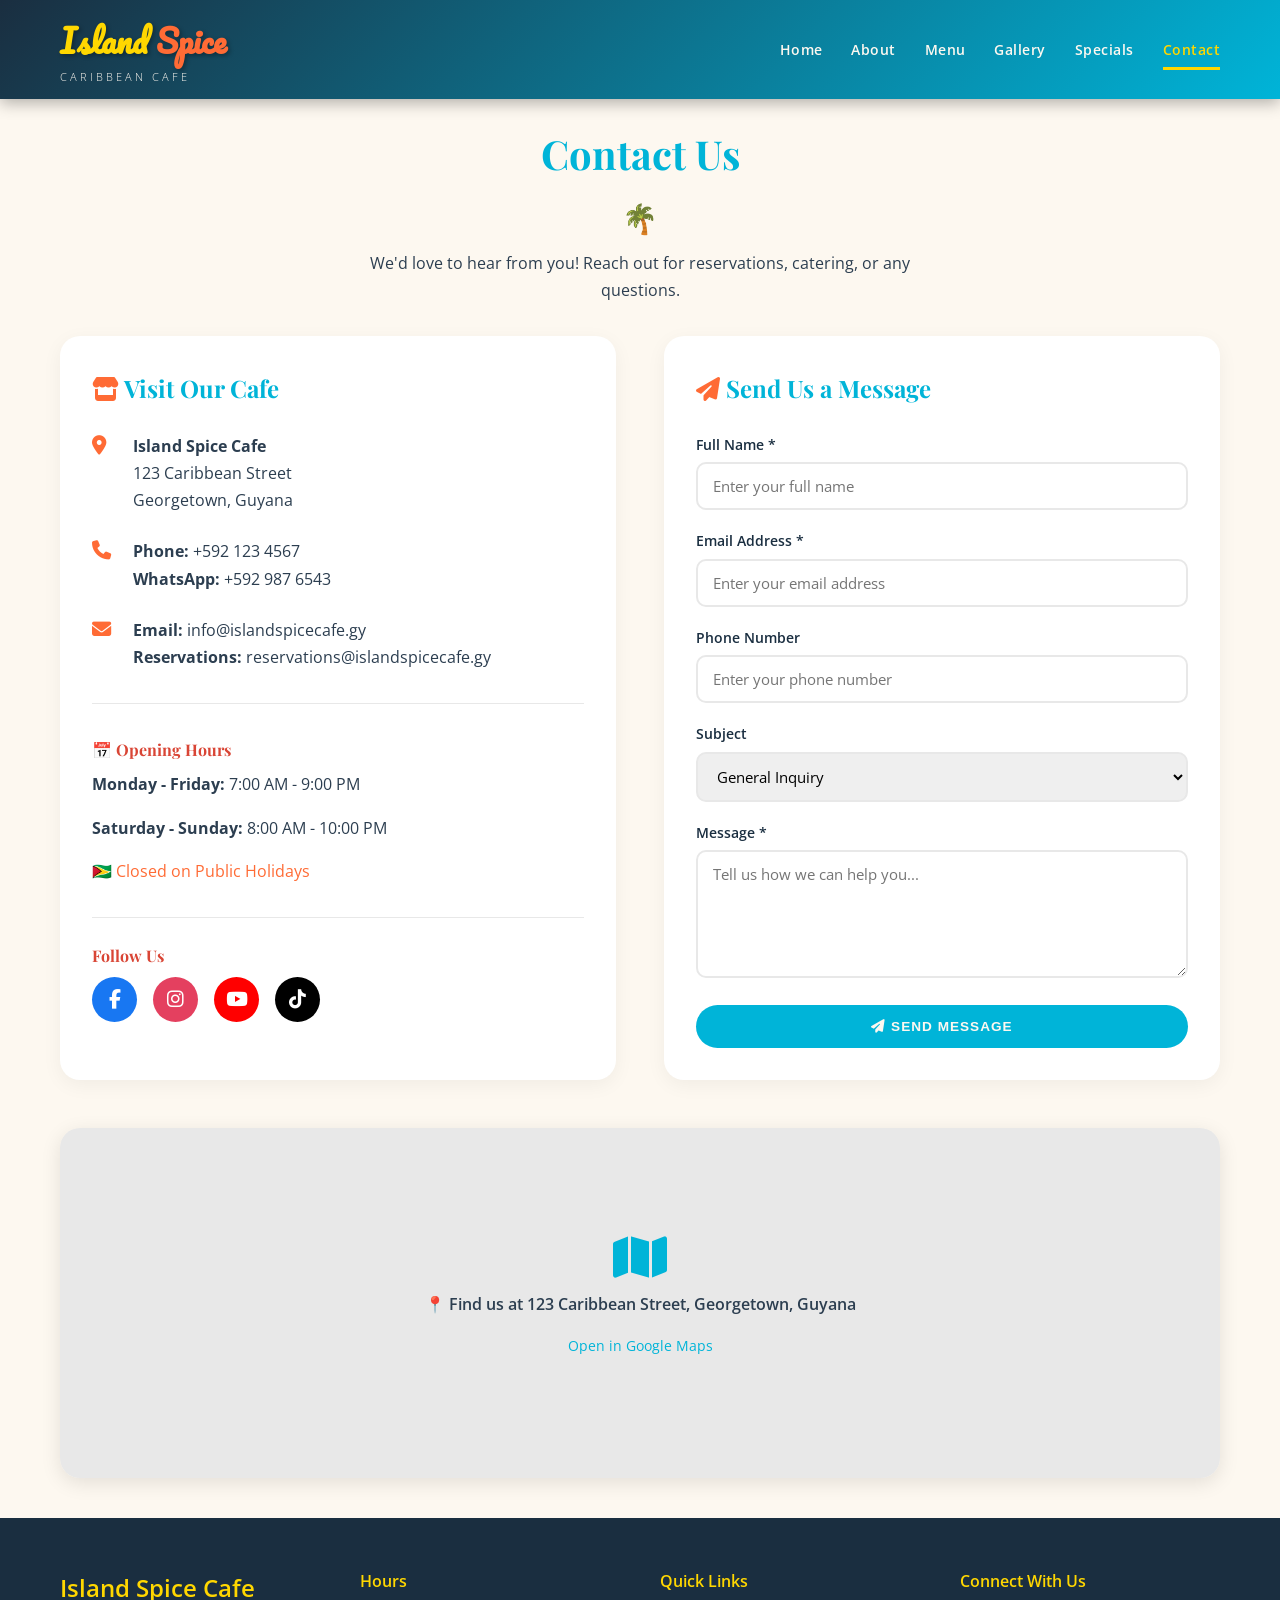
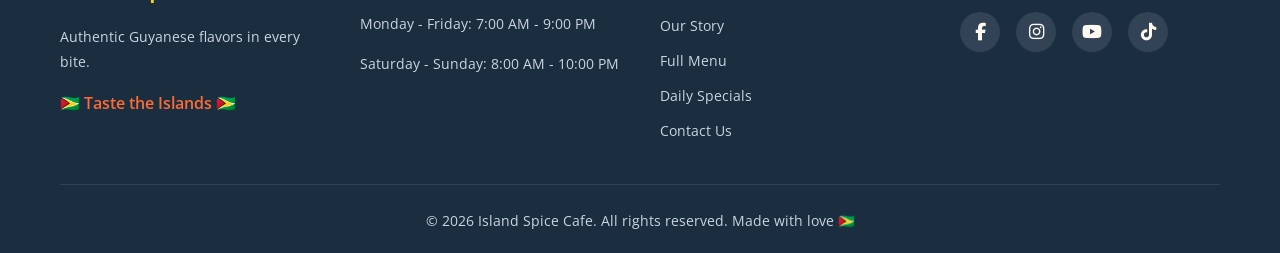
<file: contact form.html>
<!DOCTYPE html>
<html lang="en">
<head>
    <meta charset="UTF-8" />
    <meta name="viewport" content="width=device-width, initial-scale=1.0" />
    <title>Contact Us - Island Spice Cafe</title>
    <meta name="description" content="Get in touch with Island Spice Cafe for reservations, catering, or inquiries." />
    
    <link href="https://fonts.googleapis.com/css2?family=Playfair+Display:wght@400;600;700&family=Open+Sans:wght@300;400;600;700&family=Pacifico&display=swap" rel="stylesheet">
    <link rel="stylesheet" href="https://cdnjs.cloudflare.com/ajax/libs/font-awesome/6.5.0/css/all.min.css">
    <link rel="stylesheet" href="css/style.css" />
</head>
<body>
    <!-- ===== HEADER ===== -->
    <header>
        <div class="container">
            <div class="header-content">
                <div class="logo">
                    <a href="index.html">
                        <h1>Island <span>Spice</span></h1>
                        <p>Caribbean Cafe</p>
                    </a>
                </div>
                
                <button class="hamburger" id="hamburger" aria-label="Toggle navigation">
                    <span></span>
                    <span></span>
                    <span></span>
                </button>
                
                <nav class="main-nav" id="mainNav">
                    <ul>
                        <li><a href="index.html">Home</a></li>
                        <li><a href="about.html">About</a></li>
                        <li><a href="menu.html">Menu</a></li>
                        <li><a href="gallery.html">Gallery</a></li>
                        <li><a href="specials.html">Specials</a></li>
                        <li><a href="contact.html" class="active">Contact</a></li>
                    </ul>
                </nav>
            </div>
        </div>
    </header>

    <!-- ===== CONTACT PAGE ===== -->
    <main class="contact-page">
        <div class="container">
            <h2>Contact Us</h2>
            <p style="text-align: center; max-width: 600px; margin: 0 auto 2rem;">We'd love to hear from you! Reach out for reservations, catering, or any questions.</p>
            
            <div class="contact-grid">
                <!-- Contact Info -->
                <div class="contact-info">
                    <h3><i class="fas fa-store" style="color: #FF6B35;"></i> Visit Our Cafe</h3>
                    
                    <div class="contact-info-item">
                        <i class="fas fa-map-marker-alt"></i>
                        <div>
                            <p><strong>Island Spice Cafe</strong></p>
                            <p>123 Caribbean Street</p>
                            <p>Georgetown, Guyana</p>
                        </div>
                    </div>
                    
                    <div class="contact-info-item">
                        <i class="fas fa-phone"></i>
                        <div>
                            <p><strong>Phone:</strong> +592 123 4567</p>
                            <p><strong>WhatsApp:</strong> +592 987 6543</p>
                        </div>
                    </div>
                    
                    <div class="contact-info-item">
                        <i class="fas fa-envelope"></i>
                        <div>
                            <p><strong>Email:</strong> info@islandspicecafe.gy</p>
                            <p><strong>Reservations:</strong> reservations@islandspicecafe.gy</p>
                        </div>
                    </div>
                    
                    <div class="contact-hours">
                        <h4>📅 Opening Hours</h4>
                        <p><strong>Monday - Friday:</strong> 7:00 AM - 9:00 PM</p>
                        <p><strong>Saturday - Sunday:</strong> 8:00 AM - 10:00 PM</p>
                        <p style="margin-top: 0.5rem; color: #FF6B35;">🇬🇾 Closed on Public Holidays</p>
                    </div>
                    
                    <!-- Social Media -->
                    <div style="margin-top: 2rem; padding-top: 1.5rem; border-top: 1px solid #E8E8E8;">
                        <h4>Follow Us</h4>
                        <div style="display: flex; gap: 1rem; margin-top: 0.5rem;">
                            <a href="#" style="background: #1877F2; color: white; width: 45px; height: 45px; border-radius: 50%; display: flex; align-items: center; justify-content: center; font-size: 1.2rem; text-decoration: none;"><i class="fab fa-facebook-f"></i></a>
                            <a href="#" style="background: #E4405F; color: white; width: 45px; height: 45px; border-radius: 50%; display: flex; align-items: center; justify-content: center; font-size: 1.2rem; text-decoration: none;"><i class="fab fa-instagram"></i></a>
                            <a href="#" style="background: #FF0000; color: white; width: 45px; height: 45px; border-radius: 50%; display: flex; align-items: center; justify-content: center; font-size: 1.2rem; text-decoration: none;"><i class="fab fa-youtube"></i></a>
                            <a href="#" style="background: #000000; color: white; width: 45px; height: 45px; border-radius: 50%; display: flex; align-items: center; justify-content: center; font-size: 1.2rem; text-decoration: none;"><i class="fab fa-tiktok"></i></a>
                        </div>
                    </div>
                </div>
                
                <!-- Contact Form -->
                <div>
                    <div class="contact-form">
                        <h3><i class="fas fa-paper-plane" style="color: #FF6B35;"></i> Send Us a Message</h3>
                        
                        <form id="contactForm">
                            <div class="form-group">
                                <label for="name">Full Name *</label>
                                <input type="text" id="name" name="name" placeholder="Enter your full name" required>
                            </div>
                            
                            <div class="form-group">
                                <label for="email">Email Address *</label>
                                <input type="email" id="email" name="email" placeholder="Enter your email address" required>
                            </div>
                            
                            <div class="form-group">
                                <label for="phone">Phone Number</label>
                                <input type="tel" id="phone" name="phone" placeholder="Enter your phone number">
                            </div>
                            
                            <div class="form-group">
                                <label for="subject">Subject</label>
                                <select id="subject" name="subject">
                                    <option value="general">General Inquiry</option>
                                    <option value="reservation">Table Reservation</option>
                                    <option value="catering">Catering Request</option>
                                    <option value="feedback">Feedback</option>
                                    <option value="private">Private Event</option>
                                </select>
                            </div>
                            
                            <div class="form-group">
                                <label for="message">Message *</label>
                                <textarea id="message" name="message" rows="5" placeholder="Tell us how we can help you..." required></textarea>
                            </div>
                            
                            <button type="submit" class="btn btn-primary" style="width: 100%;">
                                <i class="fas fa-paper-plane"></i> Send Message
                            </button>
                        </form>
                    </div>
                </div>
            </div>
            
            <!-- Map Placeholder -->
            <div style="margin-top: 3rem; border-radius: 20px; overflow: hidden; box-shadow: 0 5px 20px rgba(0,0,0,0.1);">
                <div style="background: #E8E8E8; height: 350px; display: flex; align-items: center; justify-content: center; color: #888;">
                    <div style="text-align: center;">
                        <i class="fas fa-map" style="font-size: 3rem; color: #00B4D8;"></i>
                        <p style="margin-top: 0.5rem; font-weight: 600;">📍 Find us at 123 Caribbean Street, Georgetown, Guyana</p>
                        <p style="font-size: 0.9rem;"><a href="https://www.google.com/maps" target="_blank">Open in Google Maps</a></p>
                    </div>
                </div>
            </div>
        </div>
    </main>

    <!-- ===== FOOTER ===== -->
    <footer>
        <div class="container">
            <div class="footer-content">
                <div class="footer-about">
                    <h3>Island Spice Cafe</h3>
                    <p>Authentic Guyanese flavors in every bite.</p>
                    <p class="tagline">🇬🇾 Taste the Islands 🇬🇾</p>
                </div>
                
                <div class="footer-hours">
                    <h4>Hours</h4>
                    <p>Monday - Friday: 7:00 AM - 9:00 PM</p>
                    <p>Saturday - Sunday: 8:00 AM - 10:00 PM</p>
                </div>
                
                <div class="footer-links">
                    <h4>Quick Links</h4>
                    <ul>
                        <li><a href="about.html">Our Story</a></li>
                        <li><a href="menu.html">Full Menu</a></li>
                        <li><a href="specials.html">Daily Specials</a></li>
                        <li><a href="contact.html">Contact Us</a></li>
                    </ul>
                </div>
                
                <div class="footer-social">
                    <h4>Connect With Us</h4>
                    <div class="social-icons">
                        <a href="#" aria-label="Facebook"><i class="fab fa-facebook-f"></i></a>
                        <a href="#" aria-label="Instagram"><i class="fab fa-instagram"></i></a>
                        <a href="#" aria-label="YouTube"><i class="fab fa-youtube"></i></a>
                        <a href="#" aria-label="TikTok"><i class="fab fa-tiktok"></i></a>
                    </div>
                </div>
            </div>
            
            <div class="footer-bottom">
                <p>&copy; 2026 Island Spice Cafe. All rights reserved. Made with love 🇬🇾</p>
            </div>
        </div>
    </footer>

    <script src="js/script.js"></script>
</body>
</html>
</file>
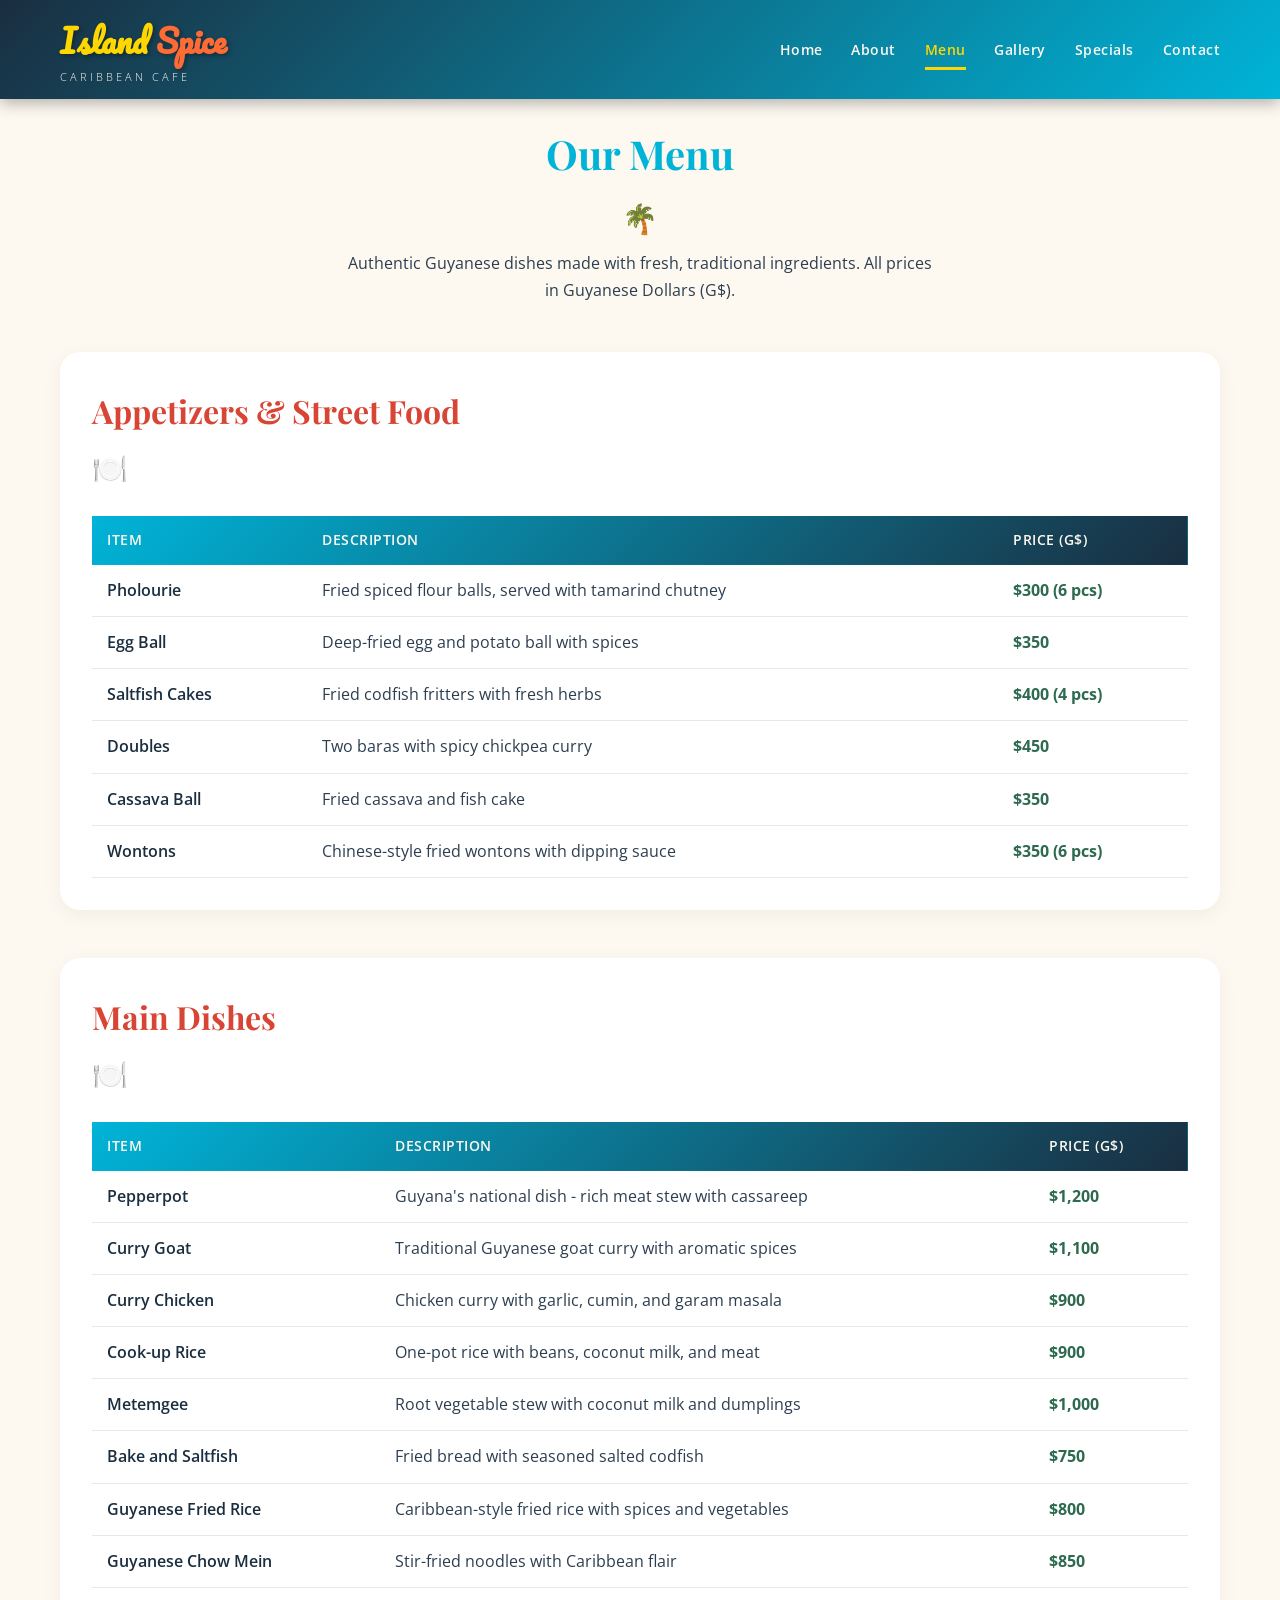
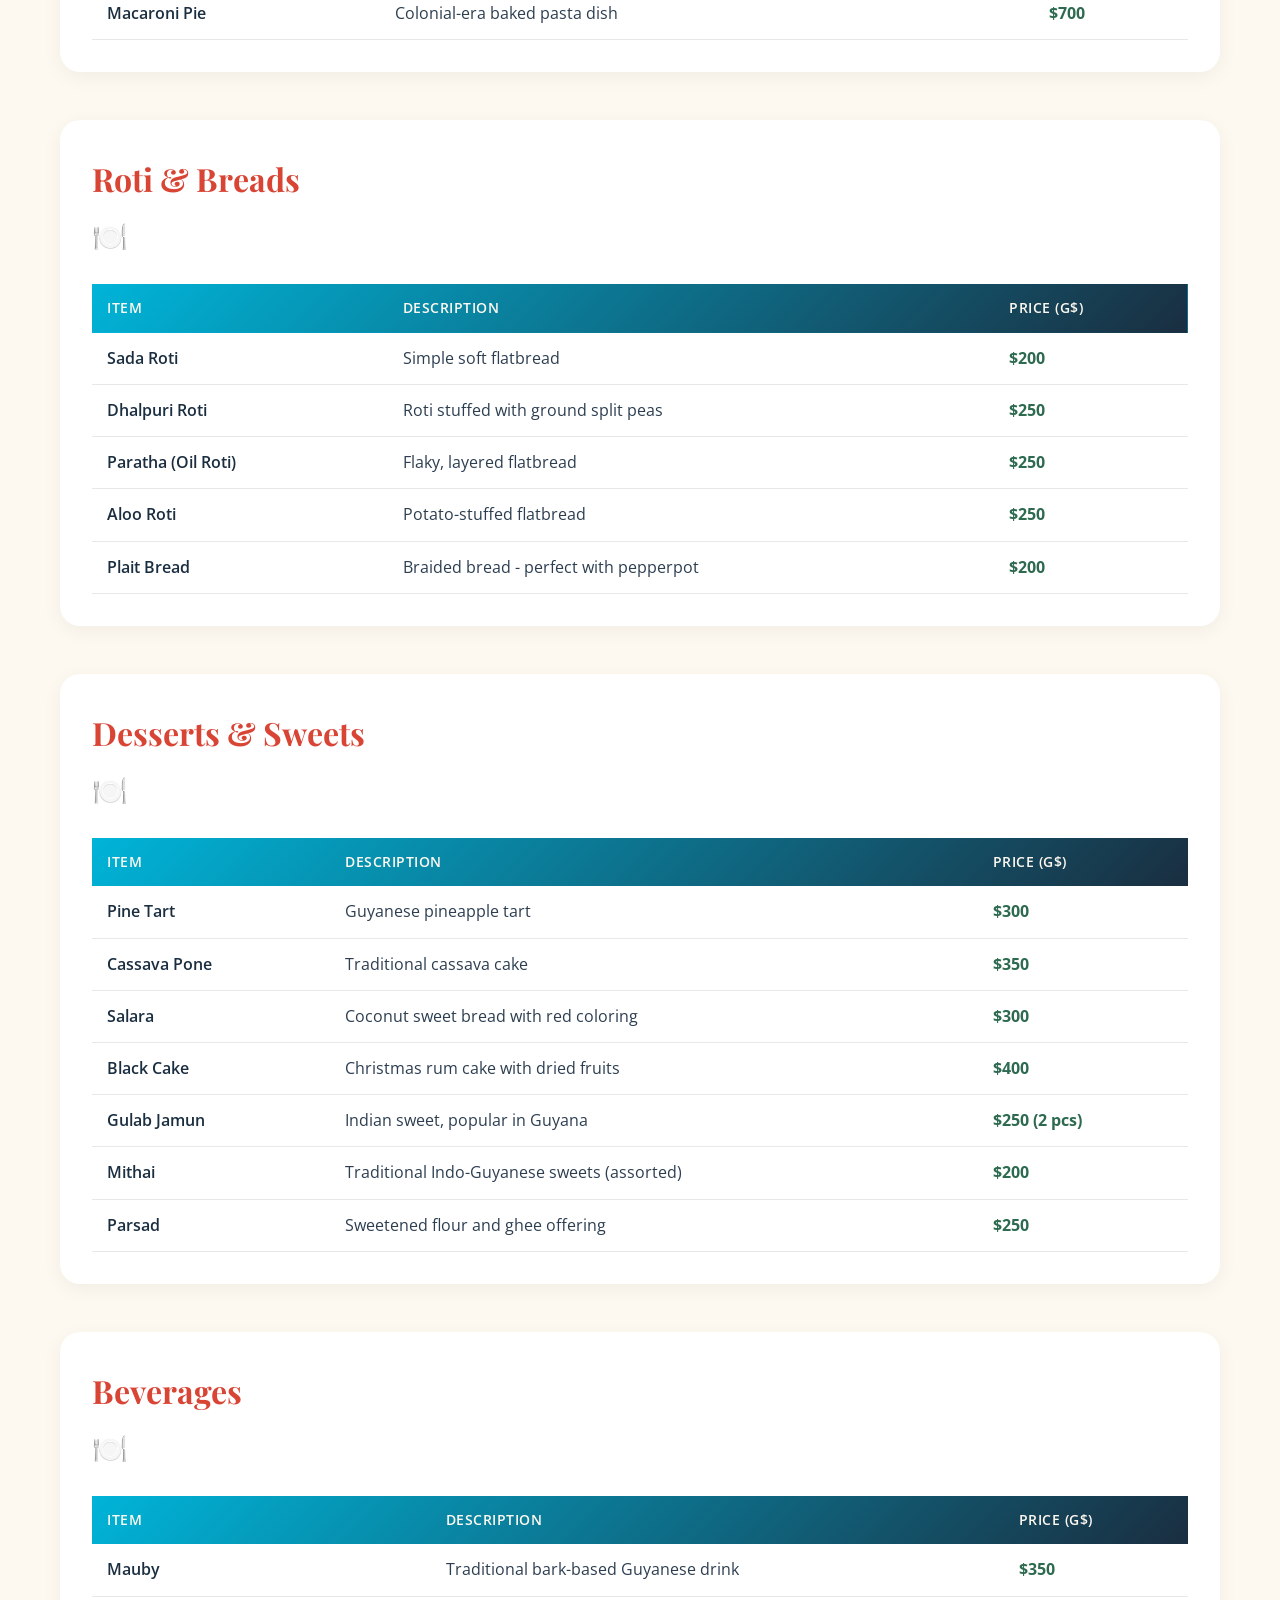
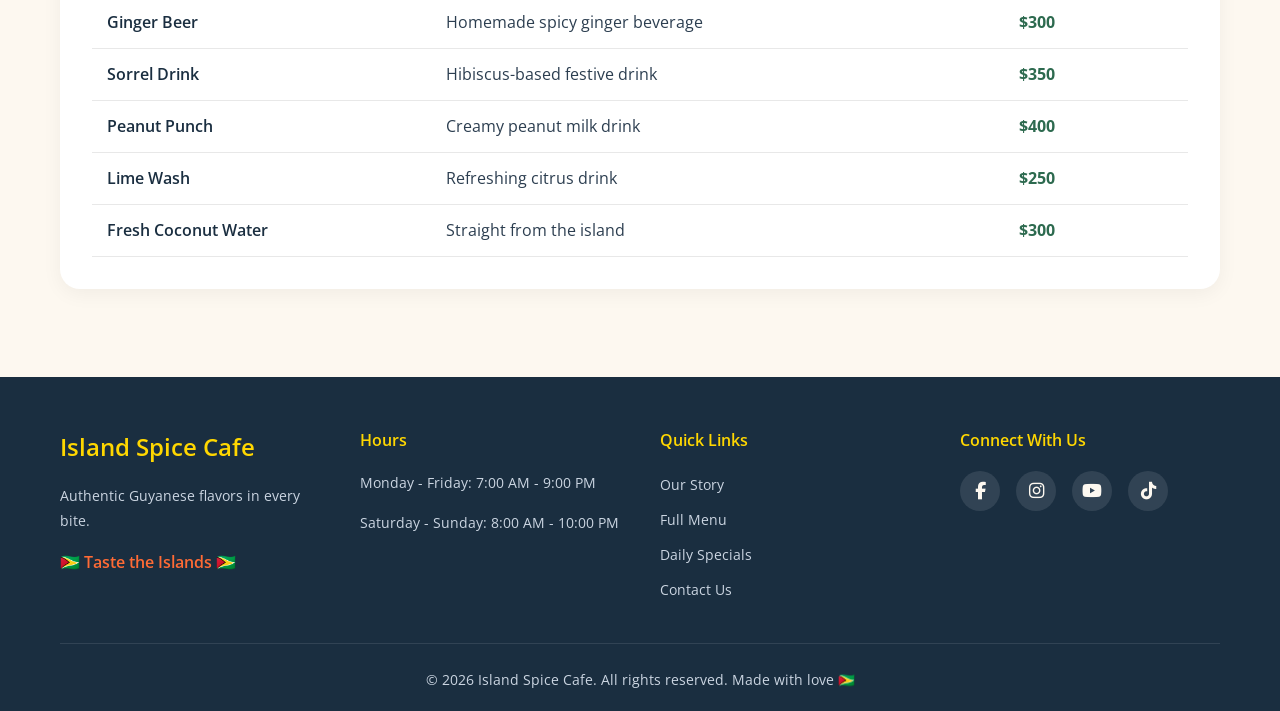
<file: menu.html>
<!DOCTYPE html>
<html lang="en">
<head>
    <meta charset="UTF-8" />
    <meta name="viewport" content="width=device-width, initial-scale=1.0" />
    <title>Menu - Island Spice Cafe</title>
    <meta name="description" content="Explore our authentic Guyanese menu featuring Pepperpot, Curry, Roti, and more." />
    
    <link href="https://fonts.googleapis.com/css2?family=Playfair+Display:wght@400;600;700&family=Open+Sans:wght@300;400;600;700&family=Pacifico&display=swap" rel="stylesheet">
    <link rel="stylesheet" href="https://cdnjs.cloudflare.com/ajax/libs/font-awesome/6.5.0/css/all.min.css">
    <link rel="stylesheet" href="css/style.css" />
</head>
<body>
    <!-- ===== HEADER ===== -->
    <header>
        <div class="container">
            <div class="header-content">
                <div class="logo">
                    <a href="index.html">
                        <h1>Island <span>Spice</span></h1>
                        <p>Caribbean Cafe</p>
                    </a>
                </div>
                
                <button class="hamburger" id="hamburger" aria-label="Toggle navigation">
                    <span></span>
                    <span></span>
                    <span></span>
                </button>
                
                <nav class="main-nav" id="mainNav">
                    <ul>
                        <li><a href="index.html">Home</a></li>
                        <li><a href="about.html">About</a></li>
                        <li><a href="menu.html" class="active">Menu</a></li>
                        <li><a href="gallery.html">Gallery</a></li>
                        <li><a href="specials.html">Specials</a></li>
                        <li><a href="contact.html">Contact</a></li>
                    </ul>
                </nav>
            </div>
        </div>
    </header>

    <!-- ===== MENU PAGE ===== -->
    <main class="menu-page">
        <div class="container">
            <h2 style="margin-bottom: 0.5rem;">Our Menu</h2>
            <p style="text-align: center; max-width: 600px; margin: 0 auto 3rem;">Authentic Guyanese dishes made with fresh, traditional ingredients. All prices in Guyanese Dollars (G$).</p>
            
            <!-- Appetizers -->
            <section class="menu-section">
                <h2>Appetizers & Street Food</h2>
                <table class="menu-table">
                    <thead>
                        <tr>
                            <th>Item</th>
                            <th>Description</th>
                            <th>Price (G$)</th>
                        </tr>
                    </thead>
                    <tbody>
                        <tr>
                            <td class="item-name">Pholourie</td>
                            <td>Fried spiced flour balls, served with tamarind chutney</td>
                            <td class="item-price">$300 (6 pcs)</td>
                        </tr>
                        <tr>
                            <td class="item-name">Egg Ball</td>
                            <td>Deep-fried egg and potato ball with spices</td>
                            <td class="item-price">$350</td>
                        </tr>
                        <tr>
                            <td class="item-name">Saltfish Cakes</td>
                            <td>Fried codfish fritters with fresh herbs</td>
                            <td class="item-price">$400 (4 pcs)</td>
                        </tr>
                        <tr>
                            <td class="item-name">Doubles</td>
                            <td>Two baras with spicy chickpea curry</td>
                            <td class="item-price">$450</td>
                        </tr>
                        <tr>
                            <td class="item-name">Cassava Ball</td>
                            <td>Fried cassava and fish cake</td>
                            <td class="item-price">$350</td>
                        </tr>
                        <tr>
                            <td class="item-name">Wontons</td>
                            <td>Chinese-style fried wontons with dipping sauce</td>
                            <td class="item-price">$350 (6 pcs)</td>
                        </tr>
                    </tbody>
                </table>
            </section>
            
            <!-- Main Dishes -->
            <section class="menu-section">
                <h2>Main Dishes</h2>
                <table class="menu-table">
                    <thead>
                        <tr>
                            <th>Item</th>
                            <th>Description</th>
                            <th>Price (G$)</th>
                        </tr>
                    </thead>
                    <tbody>
                        <tr>
                            <td class="item-name">Pepperpot</td>
                            <td>Guyana's national dish - rich meat stew with cassareep</td>
                            <td class="item-price">$1,200</td>
                        </tr>
                        <tr>
                            <td class="item-name">Curry Goat</td>
                            <td>Traditional Guyanese goat curry with aromatic spices</td>
                            <td class="item-price">$1,100</td>
                        </tr>
                        <tr>
                            <td class="item-name">Curry Chicken</td>
                            <td>Chicken curry with garlic, cumin, and garam masala</td>
                            <td class="item-price">$900</td>
                        </tr>
                        <tr>
                            <td class="item-name">Cook-up Rice</td>
                            <td>One-pot rice with beans, coconut milk, and meat</td>
                            <td class="item-price">$900</td>
                        </tr>
                        <tr>
                            <td class="item-name">Metemgee</td>
                            <td>Root vegetable stew with coconut milk and dumplings</td>
                            <td class="item-price">$1,000</td>
                        </tr>
                        <tr>
                            <td class="item-name">Bake and Saltfish</td>
                            <td>Fried bread with seasoned salted codfish</td>
                            <td class="item-price">$750</td>
                        </tr>
                        <tr>
                            <td class="item-name">Guyanese Fried Rice</td>
                            <td>Caribbean-style fried rice with spices and vegetables</td>
                            <td class="item-price">$800</td>
                        </tr>
                        <tr>
                            <td class="item-name">Guyanese Chow Mein</td>
                            <td>Stir-fried noodles with Caribbean flair</td>
                            <td class="item-price">$850</td>
                        </tr>
                        <tr>
                            <td class="item-name">Macaroni Pie</td>
                            <td>Colonial-era baked pasta dish</td>
                            <td class="item-price">$700</td>
                        </tr>
                    </tbody>
                </table>
            </section>
            
            <!-- Roti & Breads -->
            <section class="menu-section">
                <h2>Roti & Breads</h2>
                <table class="menu-table">
                    <thead>
                        <tr>
                            <th>Item</th>
                            <th>Description</th>
                            <th>Price (G$)</th>
                        </tr>
                    </thead>
                    <tbody>
                        <tr>
                            <td class="item-name">Sada Roti</td>
                            <td>Simple soft flatbread</td>
                            <td class="item-price">$200</td>
                        </tr>
                        <tr>
                            <td class="item-name">Dhalpuri Roti</td>
                            <td>Roti stuffed with ground split peas</td>
                            <td class="item-price">$250</td>
                        </tr>
                        <tr>
                            <td class="item-name">Paratha (Oil Roti)</td>
                            <td>Flaky, layered flatbread</td>
                            <td class="item-price">$250</td>
                        </tr>
                        <tr>
                            <td class="item-name">Aloo Roti</td>
                            <td>Potato-stuffed flatbread</td>
                            <td class="item-price">$250</td>
                        </tr>
                        <tr>
                            <td class="item-name">Plait Bread</td>
                            <td>Braided bread - perfect with pepperpot</td>
                            <td class="item-price">$200</td>
                        </tr>
                    </tbody>
                </table>
            </section>
            
            <!-- Desserts -->
            <section class="menu-section">
                <h2>Desserts & Sweets</h2>
                <table class="menu-table">
                    <thead>
                        <tr>
                            <th>Item</th>
                            <th>Description</th>
                            <th>Price (G$)</th>
                        </tr>
                    </thead>
                    <tbody>
                        <tr>
                            <td class="item-name">Pine Tart</td>
                            <td>Guyanese pineapple tart</td>
                            <td class="item-price">$300</td>
                        </tr>
                        <tr>
                            <td class="item-name">Cassava Pone</td>
                            <td>Traditional cassava cake</td>
                            <td class="item-price">$350</td>
                        </tr>
                        <tr>
                            <td class="item-name">Salara</td>
                            <td>Coconut sweet bread with red coloring</td>
                            <td class="item-price">$300</td>
                        </tr>
                        <tr>
                            <td class="item-name">Black Cake</td>
                            <td>Christmas rum cake with dried fruits</td>
                            <td class="item-price">$400</td>
                        </tr>
                        <tr>
                            <td class="item-name">Gulab Jamun</td>
                            <td>Indian sweet, popular in Guyana</td>
                            <td class="item-price">$250 (2 pcs)</td>
                        </tr>
                        <tr>
                            <td class="item-name">Mithai</td>
                            <td>Traditional Indo-Guyanese sweets (assorted)</td>
                            <td class="item-price">$200</td>
                        </tr>
                        <tr>
                            <td class="item-name">Parsad</td>
                            <td>Sweetened flour and ghee offering</td>
                            <td class="item-price">$250</td>
                        </tr>
                    </tbody>
                </table>
            </section>
            
            <!-- Beverages -->
            <section class="menu-section">
                <h2>Beverages</h2>
                <table class="menu-table">
                    <thead>
                        <tr>
                            <th>Item</th>
                            <th>Description</th>
                            <th>Price (G$)</th>
                        </tr>
                    </thead>
                    <tbody>
                        <tr>
                            <td class="item-name">Mauby</td>
                            <td>Traditional bark-based Guyanese drink</td>
                            <td class="item-price">$350</td>
                        </tr>
                        <tr>
                            <td class="item-name">Ginger Beer</td>
                            <td>Homemade spicy ginger beverage</td>
                            <td class="item-price">$300</td>
                        </tr>
                        <tr>
                            <td class="item-name">Sorrel Drink</td>
                            <td>Hibiscus-based festive drink</td>
                            <td class="item-price">$350</td>
                        </tr>
                        <tr>
                            <td class="item-name">Peanut Punch</td>
                            <td>Creamy peanut milk drink</td>
                            <td class="item-price">$400</td>
                        </tr>
                        <tr>
                            <td class="item-name">Lime Wash</td>
                            <td>Refreshing citrus drink</td>
                            <td class="item-price">$250</td>
                        </tr>
                        <tr>
                            <td class="item-name">Fresh Coconut Water</td>
                            <td>Straight from the island</td>
                            <td class="item-price">$300</td>
                        </tr>
                    </tbody>
                </table>
            </section>
        </div>
    </main>

    <!-- ===== FOOTER ===== -->
    <footer>
        <div class="container">
            <div class="footer-content">
                <div class="footer-about">
                    <h3>Island Spice Cafe</h3>
                    <p>Authentic Guyanese flavors in every bite.</p>
                    <p class="tagline">🇬🇾 Taste the Islands 🇬🇾</p>
                </div>
                
                <div class="footer-hours">
                    <h4>Hours</h4>
                    <p>Monday - Friday: 7:00 AM - 9:00 PM</p>
                    <p>Saturday - Sunday: 8:00 AM - 10:00 PM</p>
                </div>
                
                <div class="footer-links">
                    <h4>Quick Links</h4>
                    <ul>
                        <li><a href="about.html">Our Story</a></li>
                        <li><a href="menu.html">Full Menu</a></li>
                        <li><a href="specials.html">Daily Specials</a></li>
                        <li><a href="contact.html">Contact Us</a></li>
                    </ul>
                </div>
                
                <div class="footer-social">
                    <h4>Connect With Us</h4>
                    <div class="social-icons">
                        <a href="#" aria-label="Facebook"><i class="fab fa-facebook-f"></i></a>
                        <a href="#" aria-label="Instagram"><i class="fab fa-instagram"></i></a>
                        <a href="#" aria-label="YouTube"><i class="fab fa-youtube"></i></a>
                        <a href="#" aria-label="TikTok"><i class="fab fa-tiktok"></i></a>
                    </div>
                </div>
            </div>
            
            <div class="footer-bottom">
                <p>&copy; 2026 Island Spice Cafe. All rights reserved. Made with love 🇬🇾</p>
            </div>
        </div>
    </footer>

    <script src="js/script.js"></script>
</body>
</html>
</file>
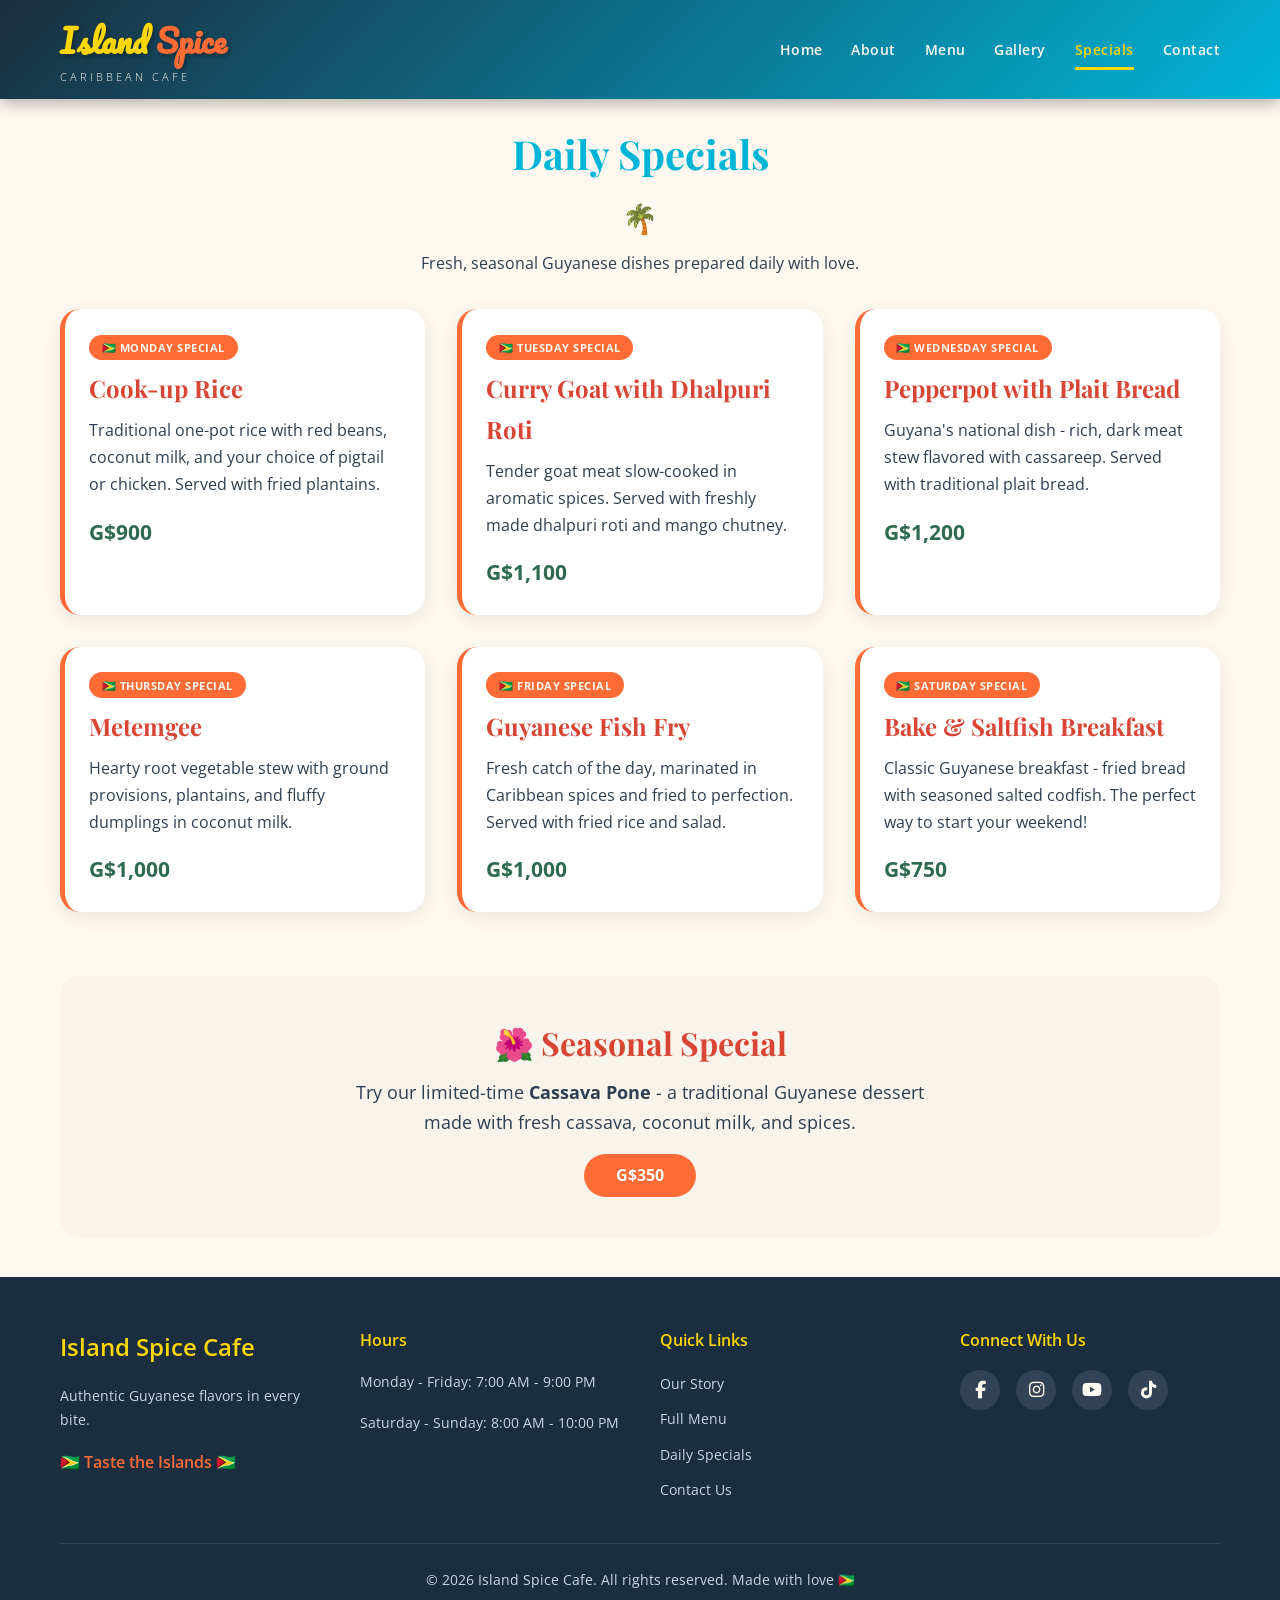
<file: specials.html>
<!DOCTYPE html>
<html lang="en">
<head>
    <meta charset="UTF-8" />
    <meta name="viewport" content="width=device-width, initial-scale=1.0" />
    <title>Daily Specials - Island Spice Cafe</title>
    <meta name="description" content="Check out our daily specials and seasonal Guyanese dishes." />
    
    <link href="https://fonts.googleapis.com/css2?family=Playfair+Display:wght@400;600;700&family=Open+Sans:wght@300;400;600;700&family=Pacifico&display=swap" rel="stylesheet">
    <link rel="stylesheet" href="https://cdnjs.cloudflare.com/ajax/libs/font-awesome/6.5.0/css/all.min.css">
    <link rel="stylesheet" href="css/style.css" />
</head>
<body>
    <!-- ===== HEADER ===== -->
    <header>
        <div class="container">
            <div class="header-content">
                <div class="logo">
                    <a href="index.html">
                        <h1>Island <span>Spice</span></h1>
                        <p>Caribbean Cafe</p>
                    </a>
                </div>
                
                <button class="hamburger" id="hamburger" aria-label="Toggle navigation">
                    <span></span>
                    <span></span>
                    <span></span>
                </button>
                
                <nav class="main-nav" id="mainNav">
                    <ul>
                        <li><a href="index.html">Home</a></li>
                        <li><a href="about.html">About</a></li>
                        <li><a href="menu.html">Menu</a></li>
                        <li><a href="gallery.html">Gallery</a></li>
                        <li><a href="specials.html" class="active">Specials</a></li>
                        <li><a href="contact.html">Contact</a></li>
                    </ul>
                </nav>
            </div>
        </div>
    </header>

    <!-- ===== SPECIALS PAGE ===== -->
    <main class="specials-page">
        <div class="container">
            <h2>Daily Specials</h2>
            <p style="text-align: center; max-width: 600px; margin: 0 auto 2rem;">Fresh, seasonal Guyanese dishes prepared daily with love.</p>
            
            <div class="specials-grid">
                <!-- Monday -->
                <div class="special-card">
                    <div class="special-content">
                        <span class="badge">🇬🇾 Monday Special</span>
                        <h3>Cook-up Rice</h3>
                        <p>Traditional one-pot rice with red beans, coconut milk, and your choice of pigtail or chicken. Served with fried plantains.</p>
                        <span class="special-price">G$900</span>
                    </div>
                </div>
                
                <!-- Tuesday -->
                <div class="special-card">
                    <div class="special-content">
                        <span class="badge">🇬🇾 Tuesday Special</span>
                        <h3>Curry Goat with Dhalpuri Roti</h3>
                        <p>Tender goat meat slow-cooked in aromatic spices. Served with freshly made dhalpuri roti and mango chutney.</p>
                        <span class="special-price">G$1,100</span>
                    </div>
                </div>
                
                <!-- Wednesday -->
                <div class="special-card">
                    <div class="special-content">
                        <span class="badge">🇬🇾 Wednesday Special</span>
                        <h3>Pepperpot with Plait Bread</h3>
                        <p>Guyana's national dish - rich, dark meat stew flavored with cassareep. Served with traditional plait bread.</p>
                        <span class="special-price">G$1,200</span>
                    </div>
                </div>
                
                <!-- Thursday -->
                <div class="special-card">
                    <div class="special-content">
                        <span class="badge">🇬🇾 Thursday Special</span>
                        <h3>Metemgee</h3>
                        <p>Hearty root vegetable stew with ground provisions, plantains, and fluffy dumplings in coconut milk.</p>
                        <span class="special-price">G$1,000</span>
                    </div>
                </div>
                
                <!-- Friday -->
                <div class="special-card">
                    <div class="special-content">
                        <span class="badge">🇬🇾 Friday Special</span>
                        <h3>Guyanese Fish Fry</h3>
                        <p>Fresh catch of the day, marinated in Caribbean spices and fried to perfection. Served with fried rice and salad.</p>
                        <span class="special-price">G$1,000</span>
                    </div>
                </div>
                
                <!-- Saturday -->
                <div class="special-card">
                    <div class="special-content">
                        <span class="badge">🇬🇾 Saturday Special</span>
                        <h3>Bake & Saltfish Breakfast</h3>
                        <p>Classic Guyanese breakfast - fried bread with seasoned salted codfish. The perfect way to start your weekend!</p>
                        <span class="special-price">G$750</span>
                    </div>
                </div>
            </div>
            
            <!-- Seasonal Specials -->
            <div style="margin-top: 4rem; background: #F8F4EC; padding: 2.5rem; border-radius: 20px; text-align: center;">
                <h3 style="color: #D94535; font-size: 2rem;">🌺 Seasonal Special</h3>
                <p style="font-size: 1.1rem; max-width: 600px; margin: 0.5rem auto 1rem;">Try our limited-time <strong>Cassava Pone</strong> - a traditional Guyanese dessert made with fresh cassava, coconut milk, and spices.</p>
                <span style="display: inline-block; background: #FF6B35; color: white; padding: 0.5rem 2rem; border-radius: 50px; font-weight: 700;">G$350</span>
            </div>
        </div>
    </main>

    <!-- ===== FOOTER ===== -->
    <footer>
        <div class="container">
            <div class="footer-content">
                <div class="footer-about">
                    <h3>Island Spice Cafe</h3>
                    <p>Authentic Guyanese flavors in every bite.</p>
                    <p class="tagline">🇬🇾 Taste the Islands 🇬🇾</p>
                </div>
                
                <div class="footer-hours">
                    <h4>Hours</h4>
                    <p>Monday - Friday: 7:00 AM - 9:00 PM</p>
                    <p>Saturday - Sunday: 8:00 AM - 10:00 PM</p>
                </div>
                
                <div class="footer-links">
                    <h4>Quick Links</h4>
                    <ul>
                        <li><a href="about.html">Our Story</a></li>
                        <li><a href="menu.html">Full Menu</a></li>
                        <li><a href="specials.html">Daily Specials</a></li>
                        <li><a href="contact.html">Contact Us</a></li>
                    </ul>
                </div>
                
                <div class="footer-social">
                    <h4>Connect With Us</h4>
                    <div class="social-icons">
                        <a href="#" aria-label="Facebook"><i class="fab fa-facebook-f"></i></a>
                        <a href="#" aria-label="Instagram"><i class="fab fa-instagram"></i></a>
                        <a href="#" aria-label="YouTube"><i class="fab fa-youtube"></i></a>
                        <a href="#" aria-label="TikTok"><i class="fab fa-tiktok"></i></a>
                    </div>
                </div>
            </div>
            
            <div class="footer-bottom">
                <p>&copy; 2026 Island Spice Cafe. All rights reserved. Made with love 🇬🇾</p>
            </div>
        </div>
    </footer>

    <script src="js/script.js"></script>
</body>
</html>
</file>
<file: css/style.css>
/* ===== RESET & BASE ===== */
* {
    margin: 0;
    padding: 0;
    box-sizing: border-box;
}

html {
    scroll-behavior: smooth;
}

body {
    font-family: 'Open Sans', 'Segoe UI', sans-serif;
    color: #1A2E40;
    background-color: #FDF8F0;
    line-height: 1.7;
    padding-top: 80px;
}

h1, h2, h3, h4, h5, h6 {
    font-family: 'Playfair Display', 'Georgia', serif;
    color: #D94535;
    margin-bottom: 0.5rem;
}

h2 {
    font-size: 2.5rem;
    color: #00B4D8;
    text-align: center;
}

h2::after {
    content: '🌴';
    display: block;
    font-size: 1.8rem;
    margin-top: 0.3rem;
}

h3 {
    color: #D94535;
    font-size: 1.5rem;
}

p {
    margin-bottom: 1rem;
    color: #2C3E50;
}

a {
    text-decoration: none;
    color: #00B4D8;
    transition: all 0.3s ease;
}

a:hover {
    color: #FF6B35;
}

img {
    max-width: 100%;
    height: auto;
    display: block;
}

.container {
    max-width: 1200px;
    margin: 0 auto;
    padding: 0 20px;
}

.section-padding {
    padding: 60px 0;
}

/* ===== HEADER ===== */
header {
    background: linear-gradient(135deg, #1A2E40 0%, #00B4D8 100%);
    padding: 0.8rem 0;
    box-shadow: 0 4px 15px rgba(0,0,0,0.3);
    position: fixed;
    top: 0;
    left: 0;
    right: 0;
    z-index: 1000;
    transition: all 0.3s ease;
}

.header-content {
    display: flex;
    justify-content: space-between;
    align-items: center;
}

.logo a {
    text-decoration: none;
    display: flex;
    flex-direction: column;
}

.logo h1 {
    font-family: 'Pacifico', 'Brush Script MT', cursive;
    color: #FFD700;
    font-size: 2rem;
    margin-bottom: 0;
    text-shadow: 2px 2px 4px rgba(0,0,0,0.3);
}

.logo h1 span {
    color: #FF6B35;
}

.logo p {
    font-size: 0.7rem;
    color: #FDF8F0;
    letter-spacing: 3px;
    text-transform: uppercase;
    margin-bottom: 0;
    font-weight: 300;
}

/* ===== NAVIGATION ===== */
.main-nav ul {
    display: flex;
    list-style: none;
    gap: 1.8rem;
    margin: 0;
    padding: 0;
}

.main-nav a {
    color: #FDF8F0;
    text-decoration: none;
    font-weight: 600;
    transition: all 0.3s ease;
    padding: 0.5rem 0;
    border-bottom: 3px solid transparent;
    font-size: 0.9rem;
    letter-spacing: 0.5px;
}

.main-nav a:hover,
.main-nav a.active {
    border-bottom-color: #FFD700;
    color: #FFD700;
}

/* Hamburger Menu */
.hamburger {
    display: none;
    flex-direction: column;
    cursor: pointer;
    padding: 5px;
    background: none;
    border: none;
}

.hamburger span {
    display: block;
    width: 28px;
    height: 3px;
    background: #FDF8F0;
    margin: 4px 0;
    transition: 0.3s ease;
    border-radius: 2px;
}

.hamburger.active span:nth-child(1) {
    transform: rotate(45deg) translate(5px, 6px);
}

.hamburger.active span:nth-child(2) {
    opacity: 0;
}

.hamburger.active span:nth-child(3) {
    transform: rotate(-45deg) translate(5px, -6px);
}

/* ===== HERO SECTION ===== */
.hero {
    background: linear-gradient(135deg, rgba(26, 46, 64, 0.7) 0%, rgba(0, 180, 216, 0.3) 100%),
                url('https://thetravelbible.com/wp-content/uploads/2023/01/most-beautiful-waterfalls-in-the-world-Kaieteur-Falls.jpg') center/cover;
    min-height: 85vh;
    display: flex;
    align-items: center;
    text-align: center;
    color: #FDF8F0;
    position: relative;
}

.hero-content {
    max-width: 800px;
    margin: 0 auto;
    padding: 20px;
}

.hero-content h2 {
    font-family: 'Pacifico', 'Brush Script MT', cursive;
    font-size: 4.5rem;
    color: #FFD700;
    margin-bottom: 0.5rem;
    text-shadow: 3px 3px 6px rgba(0,0,0,0.5);
}

.hero-content h2::after {
    display: none;
}

.hero-content .sub-title {
    font-size: 1.8rem;
    font-weight: 300;
    margin-bottom: 1rem;
    letter-spacing: 3px;
    color: #FDF8F0;
}

.hero-content .tagline {
    font-size: 1.2rem;
    margin-bottom: 2rem;
    color: #FF6B35;
    font-weight: 600;
}

/* ===== BUTTONS ===== */
.btn {
    display: inline-block;
    padding: 14px 40px;
    background: #FFD700;
    color: #1A2E40;
    text-decoration: none;
    border-radius: 50px;
    font-weight: 700;
    transition: all 0.3s ease;
    text-transform: uppercase;
    letter-spacing: 1px;
    font-size: 0.85rem;
    border: none;
    cursor: pointer;
}

.btn:hover {
    background: #FF6B35;
    color: #FDF8F0;
    transform: translateY(-3px);
    box-shadow: 0 8px 25px rgba(255, 107, 53, 0.4);
}

.btn-primary {
    background: #00B4D8;
    color: #FDF8F0;
}

.btn-primary:hover {
    background: #1A2E40;
    color: #FFD700;
    box-shadow: 0 8px 25px rgba(0, 180, 216, 0.4);
}

.btn-group {
    display: flex;
    gap: 1rem;
    justify-content: center;
    flex-wrap: wrap;
}

/* ===== FEATURED SECTION ===== */
.featured-section {
    padding: 60px 0;
    background: #FDF8F0;
}

.section-title {
    text-align: center;
    font-size: 2.8rem;
    margin-bottom: 0.5rem;
    color: #00B4D8;
}

.section-subtitle {
    text-align: center;
    color: #1A2E40;
    font-size: 1.1rem;
    margin-bottom: 3rem;
    font-weight: 300;
}

.featured-grid {
    display: grid;
    grid-template-columns: repeat(auto-fit, minmax(280px, 1fr));
    gap: 2.5rem;
    padding: 1rem 0;
}

.featured-card {
    background: #FFFFFF;
    border-radius: 20px;
    overflow: hidden;
    box-shadow: 0 10px 30px rgba(0,0,0,0.08);
    transition: all 0.4s ease;
    border-bottom: 5px solid #FFD700;
}

.featured-card:hover {
    transform: translateY(-10px);
    box-shadow: 0 20px 50px rgba(0,0,0,0.15);
}

.featured-card img {
    width: 100%;
    height: 220px;
    object-fit: cover;
}

.featured-card .card-content {
    padding: 1.5rem;
}

.featured-card .card-content h3 {
    color: #D94535;
    font-size: 1.3rem;
    margin-bottom: 0.5rem;
}

.featured-card .card-content p {
    color: #2C3E50;
    font-size: 0.95rem;
}

.featured-card .card-content .price {
    color: #2D6A4F;
    font-weight: 700;
    font-size: 1.2rem;
    display: inline-block;
    margin-top: 0.5rem;
}

/* ===== ABOUT SNIPPET ===== */
.about-snippet {
    background: linear-gradient(135deg, #00B4D8 0%, #1A2E40 100%);
    color: #FDF8F0;
    padding: 60px 0;
    text-align: center;
}

.about-snippet h2 {
    color: #FFD700;
}

.about-snippet h2::after {
    content: '🏝️';
}

.about-snippet p {
    max-width: 700px;
    margin: 1rem auto 2rem;
    font-size: 1.1rem;
    line-height: 1.8;
    color: #FDF8F0;
}

/* ===== FOOTER ===== */
footer {
    background: #1A2E40;
    color: #FDF8F0;
    padding: 50px 0 20px;
}

.footer-content {
    display: grid;
    grid-template-columns: repeat(auto-fit, minmax(200px, 1fr));
    gap: 2.5rem;
    margin-bottom: 2rem;
}

.footer-content h3,
.footer-content h4 {
    color: #FFD700;
    font-family: 'Open Sans', sans-serif;
    font-weight: 600;
    margin-bottom: 1rem;
}

.footer-content p {
    color: #CBD5E1;
    font-size: 0.9rem;
}

.footer-content .tagline {
    color: #FF6B35;
    font-weight: 600;
    font-size: 1rem;
}

.footer-links ul {
    list-style: none;
    padding: 0;
}

.footer-links ul li {
    margin-bottom: 0.5rem;
}

.footer-links ul li a {
    color: #CBD5E1;
    text-decoration: none;
    font-size: 0.9rem;
    transition: color 0.3s ease;
}

.footer-links ul li a:hover {
    color: #FFD700;
}

.social-icons {
    display: flex;
    gap: 1rem;
    flex-wrap: wrap;
}

.social-icons a {
    display: inline-flex;
    align-items: center;
    justify-content: center;
    width: 40px;
    height: 40px;
    background: rgba(255, 255, 255, 0.1);
    border-radius: 50%;
    color: #FDF8F0;
    transition: all 0.3s ease;
    font-size: 1.1rem;
}

.social-icons a:hover {
    background: #FFD700;
    color: #1A2E40;
    transform: translateY(-3px);
}

.footer-bottom {
    border-top: 1px solid rgba(255, 255, 255, 0.1);
    padding-top: 1.5rem;
    text-align: center;
}

.footer-bottom p {
    color: #CBD5E1;
    font-size: 0.85rem;
    margin-bottom: 0;
}

/* ===== ABOUT PAGE ===== */
.about-page {
    padding: 40px 0;
}

.about-page .about-grid {
    display: grid;
    grid-template-columns: 1fr 1fr;
    gap: 3rem;
    align-items: center;
}

.about-page .about-image img {
    border-radius: 20px;
    box-shadow: 0 10px 30px rgba(0,0,0,0.1);
}

.about-page .about-text h2 {
    text-align: left;
}

.about-page .about-text h2::after {
    text-align: left;
    margin-left: 0;
}

/* ===== MENU PAGE ===== */
.menu-page {
    padding: 40px 0;
}

.menu-section {
    margin-bottom: 3rem;
    background: #FFFFFF;
    border-radius: 20px;
    padding: 2rem;
    box-shadow: 0 5px 20px rgba(0,0,0,0.05);
}

.menu-section h2 {
    text-align: left;
    font-size: 2rem;
    color: #D94535;
    margin-bottom: 1.5rem;
}

.menu-section h2::after {
    text-align: left;
    margin-left: 0;
    content: '🍽️';
}

.menu-table {
    width: 100%;
    border-collapse: collapse;
}

.menu-table thead {
    background: linear-gradient(135deg, #00B4D8, #1A2E40);
    color: #FDF8F0;
}

.menu-table th {
    padding: 12px 15px;
    text-align: left;
    font-weight: 600;
    font-size: 0.9rem;
    text-transform: uppercase;
    letter-spacing: 0.5px;
}

.menu-table td {
    padding: 12px 15px;
    border-bottom: 1px solid #E8E8E8;
    color: #2C3E50;
}

.menu-table tbody tr:hover {
    background: #F8F4EC;
}

.menu-table .item-name {
    font-weight: 600;
    color: #1A2E40;
}

.menu-table .item-price {
    font-weight: 700;
    color: #2D6A4F;
}

/* ===== GALLERY PAGE ===== */
.gallery-page {
    padding: 40px 0;
}

.gallery-grid {
    display: grid;
    grid-template-columns: repeat(auto-fit, minmax(280px, 1fr));
    gap: 1.5rem;
}

.gallery-item {
    position: relative;
    border-radius: 15px;
    overflow: hidden;
    box-shadow: 0 5px 15px rgba(0,0,0,0.1);
    aspect-ratio: 1/1;
}

.gallery-item img {
    width: 100%;
    height: 100%;
    object-fit: cover;
    transition: transform 0.5s ease;
}

.gallery-item:hover img {
    transform: scale(1.1);
}

.gallery-overlay {
    position: absolute;
    bottom: 0;
    left: 0;
    right: 0;
    padding: 1rem;
    background: linear-gradient(to top, rgba(26, 46, 64, 0.8), transparent);
    color: #FDF8F0;
    transform: translateY(100%);
    transition: transform 0.3s ease;
}

.gallery-item:hover .gallery-overlay {
    transform: translateY(0);
}

.gallery-overlay span {
    display: block;
    font-weight: 600;
    font-size: 1rem;
}

/* ===== CONTACT PAGE ===== */
.contact-page {
    padding: 40px 0;
}

.contact-grid {
    display: grid;
    grid-template-columns: 1fr 1fr;
    gap: 3rem;
}

.contact-info {
    background: #FFFFFF;
    padding: 2rem;
    border-radius: 20px;
    box-shadow: 0 5px 20px rgba(0,0,0,0.05);
}

.contact-info h3 {
    color: #00B4D8;
    margin-bottom: 1.5rem;
}

.contact-info-item {
    display: flex;
    align-items: flex-start;
    gap: 1rem;
    margin-bottom: 1.5rem;
}

.contact-info-item i {
    font-size: 1.2rem;
    color: #FF6B35;
    width: 25px;
    margin-top: 3px;
}

.contact-info-item p {
    margin-bottom: 0;
}

.contact-hours {
    margin-top: 2rem;
    padding-top: 2rem;
    border-top: 1px solid #E8E8E8;
}

.contact-hours h4 {
    color: #D94535;
    margin-bottom: 0.5rem;
}

/* Contact Form */
.contact-form {
    background: #FFFFFF;
    padding: 2rem;
    border-radius: 20px;
    box-shadow: 0 5px 20px rgba(0,0,0,0.05);
}

.contact-form h3 {
    color: #00B4D8;
    margin-bottom: 1.5rem;
}

.form-group {
    margin-bottom: 1.2rem;
}

.form-group label {
    display: block;
    font-weight: 600;
    color: #1A2E40;
    margin-bottom: 0.3rem;
    font-size: 0.9rem;
}

.form-group input,
.form-group select,
.form-group textarea {
    width: 100%;
    padding: 12px 15px;
    border: 2px solid #E8E8E8;
    border-radius: 10px;
    font-family: 'Open Sans', sans-serif;
    font-size: 0.95rem;
    transition: border-color 0.3s ease;
}

.form-group input:focus,
.form-group select:focus,
.form-group textarea:focus {
    border-color: #00B4D8;
    outline: none;
}

.form-group textarea {
    resize: vertical;
    min-height: 120px;
}

/* ===== SPECIALS PAGE ===== */
.specials-page {
    padding: 40px 0;
}

.specials-grid {
    display: grid;
    grid-template-columns: repeat(auto-fit, minmax(300px, 1fr));
    gap: 2rem;
}

.special-card {
    background: #FFFFFF;
    border-radius: 20px;
    overflow: hidden;
    box-shadow: 0 5px 20px rgba(0,0,0,0.08);
    border-left: 5px solid #FF6B35;
    transition: all 0.3s ease;
}

.special-card:hover {
    transform: translateY(-5px);
    box-shadow: 0 15px 40px rgba(0,0,0,0.12);
}

.special-card .special-content {
    padding: 1.5rem;
}

.special-card .badge {
    display: inline-block;
    background: #FF6B35;
    color: #FDF8F0;
    padding: 0.2rem 0.8rem;
    border-radius: 20px;
    font-size: 0.7rem;
    text-transform: uppercase;
    font-weight: 700;
    letter-spacing: 0.5px;
    margin-bottom: 0.5rem;
}

.special-card h3 {
    color: #D94535;
    margin-bottom: 0.5rem;
}

.special-card .special-price {
    color: #2D6A4F;
    font-weight: 700;
    font-size: 1.3rem;
}

/* ===== RESPONSIVE DESIGN ===== */

/* Tablet */
@media (max-width: 992px) {
    .about-page .about-grid {
        grid-template-columns: 1fr;
    }
    
    .contact-grid {
        grid-template-columns: 1fr;
    }
}

/* Tablet Small / Mobile Large */
@media (max-width: 768px) {
    body {
        padding-top: 70px;
    }
    
    .logo h1 {
        font-size: 1.5rem;
    }
    
    .logo p {
        font-size: 0.6rem;
        letter-spacing: 2px;
    }
    
    .main-nav {
        display: none;
        position: fixed;
        top: 70px;
        left: 0;
        right: 0;
        background: #1A2E40;
        padding: 1.5rem;
        box-shadow: 0 10px 30px rgba(0,0,0,0.3);
    }
    
    .main-nav.active {
        display: block;
    }
    
    .main-nav ul {
        flex-direction: column;
        gap: 0.5rem;
        align-items: center;
    }
    
    .main-nav a {
        font-size: 1.1rem;
        padding: 0.8rem 0;
        display: block;
        text-align: center;
    }
    
    .hamburger {
        display: flex;
    }
    
    .hero {
        min-height: 70vh;
    }
    
    .hero-content h2 {
        font-size: 2.8rem;
    }
    
    .hero-content .sub-title {
        font-size: 1.2rem;
    }
    
    .hero-content .tagline {
        font-size: 1rem;
    }
    
    .section-title {
        font-size: 2rem;
    }
    
    .featured-grid {
        grid-template-columns: 1fr 1fr;
        gap: 1.5rem;
    }
    
    .footer-content {
        grid-template-columns: 1fr 1fr;
        gap: 1.5rem;
        text-align: center;
    }
    
    .social-icons {
        justify-content: center;
    }
    
    .gallery-grid {
        grid-template-columns: repeat(auto-fit, minmax(200px, 1fr));
    }
    
    .specials-grid {
        grid-template-columns: 1fr;
    }
    
    .menu-table {
        font-size: 0.85rem;
    }
    
    .menu-table th,
    .menu-table td {
        padding: 8px 10px;
    }
}

/* Mobile */
@media (max-width: 480px) {
    body {
        padding-top: 60px;
    }
    
    .header-content {
        flex-wrap: nowrap;
    }
    
    .logo h1 {
        font-size: 1.2rem;
    }
    
    .logo p {
        font-size: 0.5rem;
        letter-spacing: 1px;
    }
    
    .hero {
        min-height: 60vh;
    }
    
    .hero-content h2 {
        font-size: 2.2rem;
    }
    
    .hero-content .sub-title {
        font-size: 1rem;
    }
    
    .hero-content .tagline {
        font-size: 0.9rem;
    }
    
    .btn {
        padding: 10px 25px;
        font-size: 0.75rem;
    }
    
    .btn-group {
        flex-direction: column;
        align-items: center;
    }
    
    .featured-grid {
        grid-template-columns: 1fr;
        gap: 1rem;
    }
    
    .featured-card img {
        height: 180px;
    }
    
    .section-title {
        font-size: 1.8rem;
    }
    
    .footer-content {
        grid-template-columns: 1fr;
        text-align: center;
    }
    
    .menu-section {
        padding: 1rem;
    }
    
    .menu-section h2 {
        font-size: 1.5rem;
    }
    
    .menu-table {
        font-size: 0.75rem;
    }
    
    .menu-table th,
    .menu-table td {
        padding: 6px 8px;
    }
    
    .gallery-grid {
        grid-template-columns: 1fr 1fr;
        gap: 0.8rem;
    }
    
    .contact-form,
    .contact-info {
        padding: 1rem;
    }
    
    .about-page .about-text h2 {
        font-size: 1.8rem;
    }
}

/* Very Small Mobile */
@media (max-width: 360px) {
    .gallery-grid {
        grid-template-columns: 1fr;
    }
    
    .hero-content h2 {
        font-size: 1.8rem;
    }
}
</file>
